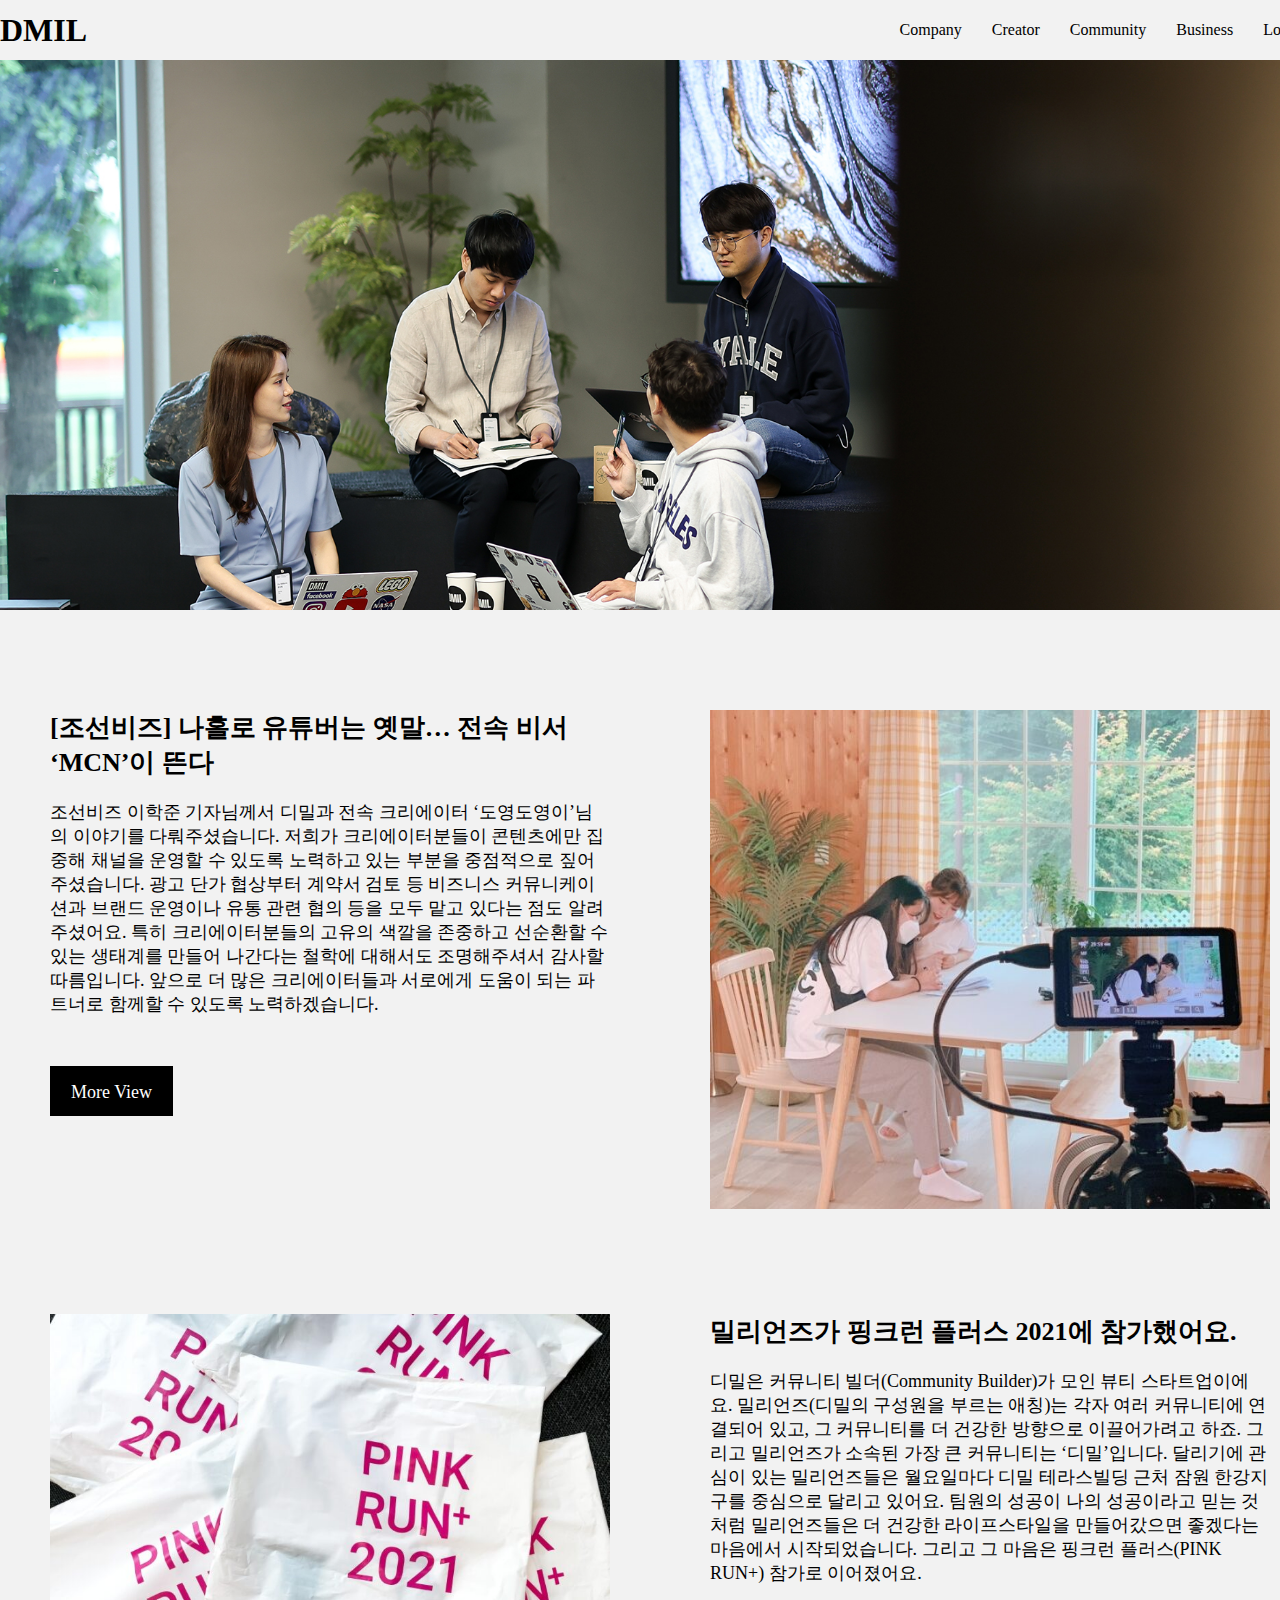
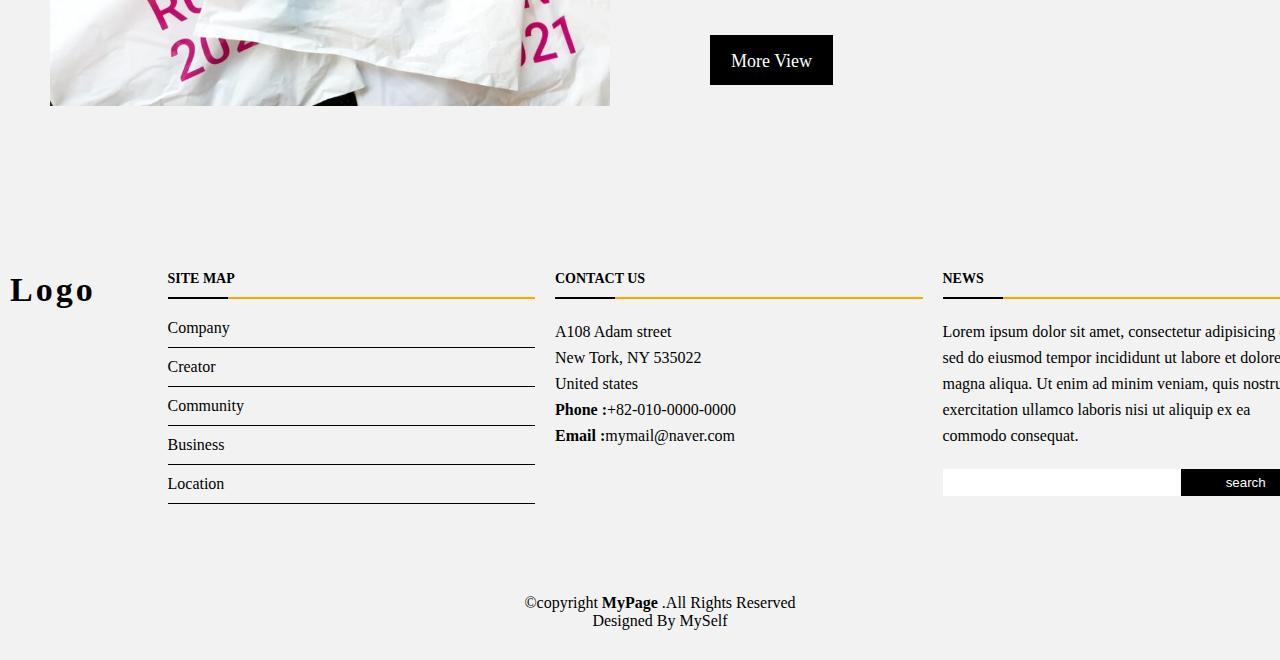
<file: index.html>
<!DOCTYPE html>
<html lang="ko" dir="ltr">
  <head>
    <title>nada</title>
    <meta charset="utf-8">
    <meta name="viewport" content="width=device-width, initial-scale=1, maximum-scale=1, minimum-scale=1, user-scalable=no">
    <link rel="stylesheet" href="./css/style.min.css">
    <script type="text/javascript" src="./js/jquery.min.js"></script>
    <script type="text/javascript" src="./js/common.js"></script>
  </head>
  <body>
    <div id="wrap">
      <header id="header">
        <!-- 로고 -->
        <h1 id="top-logo">
          <a href="index.html">DMIL</a>
        </h1>
        <!-- 메인메뉴 -->
        <nav id="top-nav">
          <ul>
            <li>
              <a href="./company/introduce.html">Company</a>
              <ul class="sub-menu">
                <li><a href="./company/introduce.html">Introduce</a></li>
                <li><a href="./company/ci.html">CI</a></li>
                <li><a href="./company/history.html">History</a></li>
              </ul>
            </li>
            <li><a href="./creator/creator.html">Creator</a></li>
            <li>
              <a href="./community/notice.html">Community</a>
              <ul class="sub-menu">
                <li><a href="./community/notice.html">Notice</a></li>
                <li><a href="./community/career.html">Career</a></li>
              </ul>
            </li>
            <li><a href="./business/business.html">Business</a></li>
            <li><a href="./location/location.html">Location</a></li>
          </ul>
        </nav>
      </header>
      <main>
        <!-- 메인배너 -->
        <div class="mainbanner"></div>
        <!-- 컨텐츠 영역 -->
        <div class="container">
          <div class="content">
            <div class="inner">
              <div class="box items_2">
                <div class="items">
                  <h3 class="title">[조선비즈] 나홀로 유튜버는 옛말… 전속 비서 ‘MCN’이 뜬다</h3>
                  <p>조선비즈 이학준 기자님께서 디밀과 전속 크리에이터 ‘도영도영이’님의 이야기를 다뤄주셨습니다.
                  저희가 크리에이터분들이 콘텐츠에만 집중해 채널을 운영할 수 있도록 노력하고 있는 부분을 중점적으로 짚어주셨습니다.
                  광고 단가 협상부터 계약서 검토 등 비즈니스 커뮤니케이션과 브랜드 운영이나 유통 관련 협의 등을 모두 맡고 있다는 점도 알려주셨어요.
                  특히 크리에이터분들의 고유의 색깔을 존중하고 선순환할 수 있는 생태계를 만들어 나간다는 철학에 대해서도 조명해주셔서 감사할 따름입니다.
                  앞으로 더 많은 크리에이터들과 서로에게 도움이 되는 파트너로 함께할 수 있도록 노력하겠습니다.</p>
                  <a href="./company/introduce.html" class="gbtn">More View</a>
                </div>
                <div class="items">
                  <img src="./img/thumb_nail01.jpg" alt="funiture01">
                </div>
              </div>
            </div>
            <div class="inner">
              <div class="box items_2">
                <div class="items">
                  <img src="./img/thumb_nail02.jpg" alt="funiture02">
                </div>
                <div class="items">
                  <h3 class="title">밀리언즈가 핑크런 플러스 2021에 참가했어요.</h3>
                  <p>디밀은 커뮤니티 빌더(Community Builder)가 모인 뷰티 스타트업이에요. 밀리언즈(디밀의 구성원을 부르는 애칭)는 각자 여러 커뮤니티에 연결되어 있고, 그 커뮤니티를 더 건강한 방향으로 이끌어가려고 하죠. 그리고 밀리언즈가 소속된 가장 큰 커뮤니티는 ‘디밀’입니다. 달리기에 관심이 있는 밀리언즈들은 월요일마다 디밀 테라스빌딩 근처 잠원 한강지구를 중심으로 달리고 있어요. 팀원의 성공이 나의 성공이라고 믿는 것처럼 밀리언즈들은 더 건강한 라이프스타일을 만들어갔으면 좋겠다는 마음에서 시작되었습니다. 그리고 그 마음은 핑크런 플러스(PINK RUN+) 참가로 이어졌어요.</p>
                  <a href="./company/introduce.html" class="gbtn">More View</a>
                </div>
              </div>
            </div>
          </div>
        </div>
      </main>
      <footer id="footer">
        <!-- footer 상단영역 -->
        <div class="footer-top">
          <div class="container">
            <div class="row">
              <div class="column footer-logo">
                <!-- footer logo -->
                <h3>Logo</h3>
              </div>
              <div class="column">
                <!-- site map -->
                <h4>site map</h4>
                <ul>
                  <li><a href="./company/introduce.html">Company</a></li>
                  <li><a href="./creator/creator.html">Creator</a></li>
                  <li><a href="./community/notice.html">Community</a></li>
                  <li><a href="./business/business.html">Business</a></li>
                  <li><a href="./location/location.html">Location</a></li>
                </ul>
              </div>
              <div class="column">
                <!-- contact us -->
                <h4>contact us</h4>
                <p>
                  A108 Adam street<br>
                  New Tork, NY 535022<br>
                  United states<br>
                  <strong>Phone :</strong><a href="tel:+82-10-0000-0000">+82-010-0000-0000</a><br>
                  <strong>Email :</strong><a href="mailto:mymail@naver.com">mymail@naver.com</a>
                </p>
              </div>
              <div class="column news">
                <!-- news -->
                <h4>news</h4>
                <p>Lorem ipsum dolor sit amet, consectetur adipisicing elit, sed do eiusmod tempor incididunt ut labore et dolore magna aliqua. Ut enim ad minim veniam, quis nostrud exercitation ullamco laboris nisi ut aliquip ex ea commodo consequat.</p>
                <form>
                  <input type="text" name="search"><input type="submit" value="search">
                </form>
              </div>
            </div>
          </div>
        </div>
        <!-- footer 하단영역 -->
        <div class="container">
          <div class="coptright">
            &copy;copyright <strong>MyPage</strong> .All Rights Reserved
          </div>
          <div class="credits">
            Designed By <a href="mailto:aaa@naver.com">MySelf</a>
          </div>
        </div>
      </footer>
    </div>
  </body>
</html>
</file>
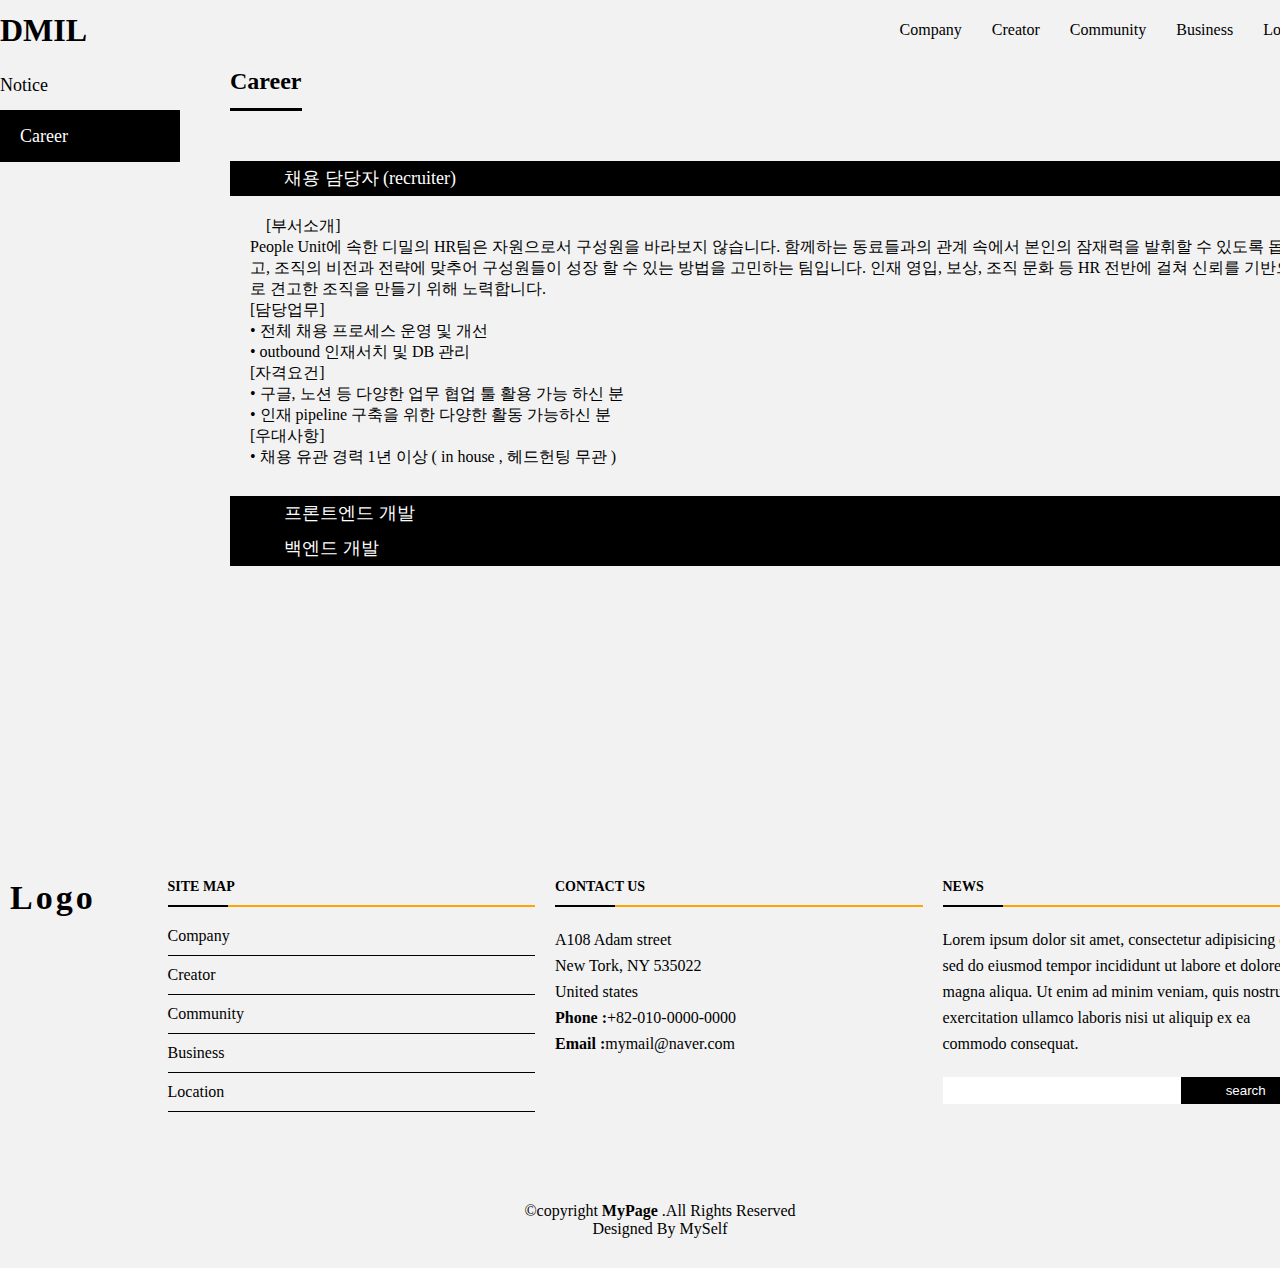
<file: community/career.html>
<!DOCTYPE html>
<html lang="ko" dir="ltr">
<head>
  <title>nada</title>
  <meta charset="utf-8">
  <meta name="viewport" content="width=device-width, initial-scale=1, maximum-scale=1, minimum-scale=1, user-scalable=no">
  <link rel="stylesheet" href="../css/style.min.css">
  <script type="text/javascript" src="../js/jquery.min.js"></script>
  <script type="text/javascript" src="../js/common.js"></script>
</head>
  <body class="subpage">
    <div id="wrap">
      <header id="header">
        <!-- 로고 -->
        <h1 id="top-logo">
          <a href="../index.html">DMIL</a>
        </h1>
        <!-- 메인메뉴 -->
        <nav id="top-nav">
          <ul>
            <li>
              <a href="../company/introduce.html">Company</a>
              <ul class="sub-menu">
                <li><a href="../company/introduce.html">Introduce</a></li>
                <li><a href="../company/ci.html">CI</a></li>
                <li><a href="../company/history.html">History</a></li>
              </ul>
            </li>
            <li><a href="../creator/creator.html">Creator</a></li>
            <li>
              <a href="../community/notice.html">Community</a>
              <ul class="sub-menu">
                <li><a href="../community/notice.html">Notice</a></li>
                <li><a href="../community/career.html">Career</a></li>
              </ul>
            </li>
            <li><a href="../business/business.html">Business</a></li>
            <li><a href="../location/location.html">Location</a></li>
          </ul>
        </nav>
      </header>
      <main>
        <!-- 컨텐츠 영역 -->
        <div class="container">
          <!-- 왼쪽 메뉴 -->
          <aside id="lnb">
            <ul>
              <li><a href="../community/notice.html">Notice</a></li>
              <li><a href="../community/career.html">Career</a></li>
            </ul>
          </aside>
          <!-- 컨텐츠 본문 영역 -->
          <div class="content">
            <h2 class="sub-title"><span>Career</span></h2>
            <div class="inner">
              <div class="accordion">
                <dl>
                  <dt>채용 담당자 (recruiter)</dt>
                  <dd>
                    <p>[부서소개]<br>People Unit에 속한 디밀의 HR팀은 자원으로서 구성원을 바라보지 않습니다. 함께하는 동료들과의 관계 속에서 본인의 잠재력을 발휘할 수 있도록 돕고, 조직의 비전과 전략에 맞추어 구성원들이 성장 할 수 있는 방법을 고민하는 팀입니다. 인재 영입, 보상, 조직 문화 등 HR 전반에 걸쳐 신뢰를 기반으로 견고한 조직을 만들기 위해 노력합니다.<br>[담당업무]<br>• 전체 채용 프로세스 운영 및 개선<br>• outbound 인재서치 및 DB 관리<br>
                      [자격요건]<br>• 구글, 노션 등 다양한 업무 협업 툴 활용 가능 하신 분<br>• 인재 pipeline 구축을 위한 다양한 활동 가능하신 분<br>[우대사항]<br>• 채용 유관 경력 1년 이상 ( in house , 헤드헌팅 무관 )</p>
                  </dd>
                  <dt>프론트엔드 개발</dt>
                  <dd>
                    <p>[직무내용]<br>- 뷰티 버티컬 커머스 플랫폼 개발<br>- 사용자 모바일 웹 / 앱 개발<br>- 관리용 웹 개발<br>[자격 요건]<br>- React/Next/Typescript 등 개발 경험 3년 이상<br>- HTML/CSS/jquery 이해 및 개발 경험<br>- 서버 사이드 처리(SSR/SSG) 이해 및 경험<br>[우대 사항]<br>- node 등 활용한 BFF 개발 경험자<br>- React Native 개발 경험자<br>- Native App 개발 경험자<br>- MSA 개발 경험자</p>
                  </dd>
                  <dt>백엔드 개발</dt>
                  <dd>
                    <p>주요업무<br>• 뷰티 이커머스 플랫폼 백엔드 개발 및 구축<br>• 카테고리 및 상품 카탈로그 시스템 개발<br>자격요건<br>• Java, Kotlin, PHP, Node 등 백엔드 개발 경험 5년 이상<br>• 클라우드 기반 환경 개발 경험<br>• RESTful 서비스 개발 경험<br>• SQL/RDBMS 개발 경력 3년 이상<br>우대사항
                      <br>• Golang, Python, Kotlin, Node, Rust 등 다양한 언어를 다양한 언어의 특성을 이해하고 효과적으로 사용한 경험<br>• DAU 10만 사용자 이상의 IT 서비스에서 본인 주도 하에 신규 프로젝트 런칭 경험<br>• MSA 환경에서 개발 및 운영 경험<br>• 이커머스 백엔드 개발 경험</p>
                  </dd>
                </dl>
              </div>
            </div>
          </div>
        </div>
      </main>
      <footer id="footer">
        <!-- footer 상단영역 -->
        <div class="footer-top">
          <div class="container">
            <div class="row">
              <div class="column footer-logo">
                <!-- footer logo -->
                <h3>Logo</h3>
              </div>
              <div class="column">
                <!-- site map -->
                <h4>site map</h4>
                <ul>
                  <li><a href="../company/introduce.html">Company</a></li>
                  <li><a href="../creator/creator.html">Creator</a></li>
                  <li><a href="../community/notice.html">Community</a></li>
                  <li><a href="../business/business.html">Business</a></li>
                  <li><a href="../location/location.html">Location</a></li>
                </ul>
              </div>
              <div class="column">
                <!-- contact us -->
                <h4>contact us</h4>
                <p>
                  A108 Adam street<br>
                  New Tork, NY 535022<br>
                  United states<br>
                  <strong>Phone :</strong><a href="tel:+82-10-0000-0000">+82-010-0000-0000</a><br>
                  <strong>Email :</strong><a href="mailto:mymail@naver.com">mymail@naver.com</a>
                </p>
              </div>
              <div class="column news">
                <!-- news -->
                <h4>news</h4>
                <p>Lorem ipsum dolor sit amet, consectetur adipisicing elit, sed do eiusmod tempor incididunt ut labore et dolore magna aliqua. Ut enim ad minim veniam, quis nostrud exercitation ullamco laboris nisi ut aliquip ex ea commodo consequat.</p>
                <form>
                  <input type="text" name="search"><input type="submit" value="search">
                </form>
              </div>
            </div>
          </div>
        </div>
        <!-- footer 하단영역 -->
        <div class="container">
          <div class="coptright">
            &copy;copyright <strong>MyPage</strong> .All Rights Reserved
          </div>
          <div class="credits">
            Designed By <a href="mailto:aaa@naver.com">MySelf</a>
          </div>
        </div>
      </footer>
    </div>
  </body>
</html>
</file>
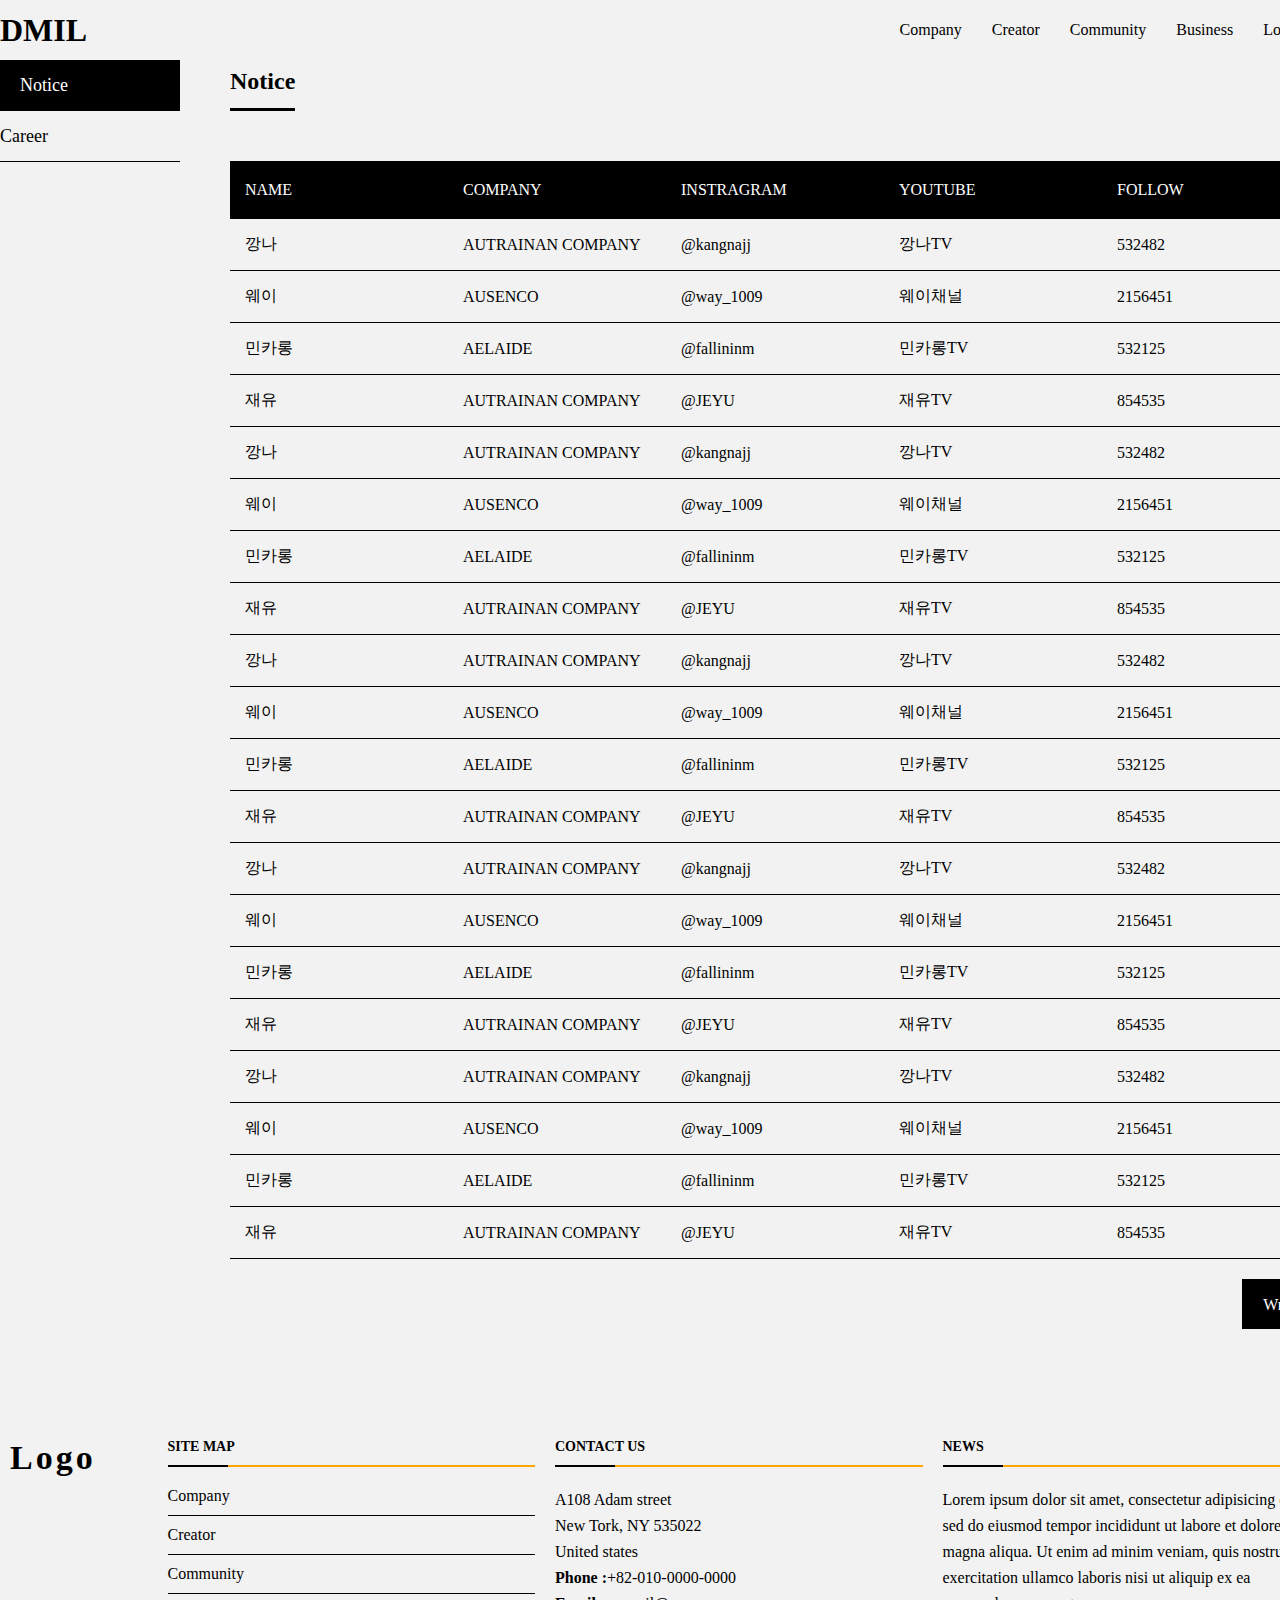
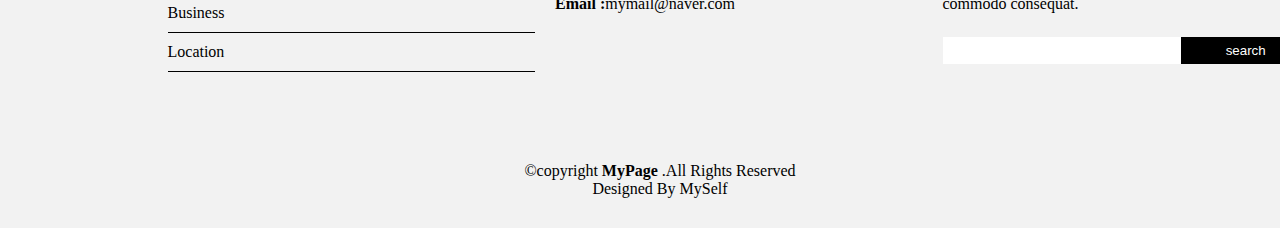
<file: community/notice.html>
<!DOCTYPE html>
<html lang="ko" dir="ltr">

<head>
  <title>nada</title>
  <meta charset="utf-8">
  <meta name="viewport" content="width=device-width, initial-scale=1, maximum-scale=1, minimum-scale=1, user-scalable=no">
  <link rel="stylesheet" href="../css/style.min.css">
  <script type="text/javascript" src="../js/jquery.min.js"></script>
  <script type="text/javascript" src="../js/common.js"></script>
</head>

<body class="subpage">
  <div id="wrap">
    <header id="header">
      <!-- 로고 -->
      <h1 id="top-logo">
        <a href="../index.html">DMIL</a>
      </h1>
      <!-- 메인메뉴 -->
      <nav id="top-nav">
        <ul>
          <li>
            <a href="../company/introduce.html">Company</a>
            <ul class="sub-menu">
              <li><a href="../company/introduce.html">Introduce</a></li>
              <li><a href="../company/ci.html">CI</a></li>
              <li><a href="../company/history.html">History</a></li>
            </ul>
          </li>
          <li><a href="../creator/creator.html">Creator</a></li>
          <li>
            <a href="../community/notice.html">Community</a>
            <ul class="sub-menu">
              <li><a href="../community/notice.html">Notice</a></li>
              <li><a href="../community/career.html">Career</a></li>
            </ul>
          </li>
          <li><a href="../business/business.html">Business</a></li>
          <li><a href="../location/location.html">Location</a></li>
        </ul>
      </nav>
    </header>
    <main>
      <!-- 컨텐츠 영역 -->
      <div class="container">
        <!-- 왼쪽 메뉴 -->
        <aside id="lnb">
          <ul>
            <li><a href="../community/notice.html">Notice</a></li>
            <li><a href="../community/career.html">Career</a></li>
          </ul>
        </aside>
        <!-- 컨텐츠 본문 영역 -->
        <div class="content">
          <h2 class="sub-title"><span>Notice</span></h2>
          <div class="inner">
            <div class="tbl-header">
              <table>
                <thead>
                  <tr>
                    <th>Name</th>
                    <th>Company</th>
                    <th>Instragram</th>
                    <th>Youtube</th>
                    <th>Follow</th>
                  </tr>
                </thead>
              </table>
            </div>
            <div class="tbl-content">
              <table>
                <tbody>
                  <tr>
                    <td>깡나</td>
                    <td>AUTRAINAN COMPANY</td>
                    <td>@kangnajj</td>
                    <td>깡나TV</td>
                    <td>532482</td>
                  </tr>
                  <tr>
                    <td>웨이</td>
                    <td>AUSENCO</td>
                    <td>@way_1009</td>
                    <td>웨이채널</td>
                    <td>2156451</td>
                  </tr>
                  <tr>
                    <td>민카롱</td>
                    <td>AELAIDE</td>
                    <td>@fallininm</td>
                    <td>민카롱TV</td>
                    <td>532125</td>
                  </tr>
                  <tr>
                    <td>재유</td>
                    <td>AUTRAINAN COMPANY</td>
                    <td>@JEYU</td>
                    <td>재유TV</td>
                    <td>854535</td>
                  </tr>
                  <tr>
                    <td>깡나</td>
                    <td>AUTRAINAN COMPANY</td>
                    <td>@kangnajj</td>
                    <td>깡나TV</td>
                    <td>532482</td>
                  </tr>
                  <tr>
                    <td>웨이</td>
                    <td>AUSENCO</td>
                    <td>@way_1009</td>
                    <td>웨이채널</td>
                    <td>2156451</td>
                  </tr>
                  <tr>
                    <td>민카롱</td>
                    <td>AELAIDE</td>
                    <td>@fallininm</td>
                    <td>민카롱TV</td>
                    <td>532125</td>
                  </tr>
                  <tr>
                    <td>재유</td>
                    <td>AUTRAINAN COMPANY</td>
                    <td>@JEYU</td>
                    <td>재유TV</td>
                    <td>854535</td>
                  </tr>
                  <tr>
                    <td>깡나</td>
                    <td>AUTRAINAN COMPANY</td>
                    <td>@kangnajj</td>
                    <td>깡나TV</td>
                    <td>532482</td>
                  </tr>
                  <tr>
                    <td>웨이</td>
                    <td>AUSENCO</td>
                    <td>@way_1009</td>
                    <td>웨이채널</td>
                    <td>2156451</td>
                  </tr>
                  <tr>
                    <td>민카롱</td>
                    <td>AELAIDE</td>
                    <td>@fallininm</td>
                    <td>민카롱TV</td>
                    <td>532125</td>
                  </tr>
                  <tr>
                    <td>재유</td>
                    <td>AUTRAINAN COMPANY</td>
                    <td>@JEYU</td>
                    <td>재유TV</td>
                    <td>854535</td>
                  </tr>
                  <tr>
                    <td>깡나</td>
                    <td>AUTRAINAN COMPANY</td>
                    <td>@kangnajj</td>
                    <td>깡나TV</td>
                    <td>532482</td>
                  </tr>
                  <tr>
                    <td>웨이</td>
                    <td>AUSENCO</td>
                    <td>@way_1009</td>
                    <td>웨이채널</td>
                    <td>2156451</td>
                  </tr>
                  <tr>
                    <td>민카롱</td>
                    <td>AELAIDE</td>
                    <td>@fallininm</td>
                    <td>민카롱TV</td>
                    <td>532125</td>
                  </tr>
                  <tr>
                    <td>재유</td>
                    <td>AUTRAINAN COMPANY</td>
                    <td>@JEYU</td>
                    <td>재유TV</td>
                    <td>854535</td>
                  </tr>
                  <tr>
                    <td>깡나</td>
                    <td>AUTRAINAN COMPANY</td>
                    <td>@kangnajj</td>
                    <td>깡나TV</td>
                    <td>532482</td>
                  </tr>
                  <tr>
                    <td>웨이</td>
                    <td>AUSENCO</td>
                    <td>@way_1009</td>
                    <td>웨이채널</td>
                    <td>2156451</td>
                  </tr>
                  <tr>
                    <td>민카롱</td>
                    <td>AELAIDE</td>
                    <td>@fallininm</td>
                    <td>민카롱TV</td>
                    <td>532125</td>
                  </tr>
                  <tr>
                    <td>재유</td>
                    <td>AUTRAINAN COMPANY</td>
                    <td>@JEYU</td>
                    <td>재유TV</td>
                    <td>854535</td>
                  </tr>
                </tbody>
              </table>
              <a href="./company/introduce.html" class="gbtn right">Write</a>
            </div>
          </div>
        </div>
      </div>
    </main>
    <footer id="footer">
      <!-- footer 상단영역 -->
      <div class="footer-top">
        <div class="container">
          <div class="row">
            <div class="column footer-logo">
              <!-- footer logo -->
              <h3>Logo</h3>
            </div>
            <div class="column">
              <!-- site map -->
              <h4>site map</h4>
              <ul>
                <li><a href="../company/introduce.html">Company</a></li>
                <li><a href="../creator/creator.html">Creator</a></li>
                <li><a href="../community/notice.html">Community</a></li>
                <li><a href="../business/business.html">Business</a></li>
                <li><a href="../location/location.html">Location</a></li>
              </ul>
            </div>
            <div class="column">
              <!-- contact us -->
              <h4>contact us</h4>
              <p>
                A108 Adam street<br>
                New Tork, NY 535022<br>
                United states<br>
                <strong>Phone :</strong><a href="tel:+82-10-0000-0000">+82-010-0000-0000</a><br>
                <strong>Email :</strong><a href="mailto:mymail@naver.com">mymail@naver.com</a>
              </p>
            </div>
            <div class="column news">
              <!-- news -->
              <h4>news</h4>
              <p>Lorem ipsum dolor sit amet, consectetur adipisicing elit, sed do eiusmod tempor incididunt ut labore et dolore magna aliqua. Ut enim ad minim veniam, quis nostrud exercitation ullamco laboris nisi ut aliquip ex ea commodo consequat.</p>
              <form>
                <input type="text" name="search"><input type="submit" value="search">
              </form>
            </div>
          </div>
        </div>
      </div>
      <!-- footer 하단영역 -->
      <div class="container">
        <div class="coptright">
          &copy;copyright <strong>MyPage</strong> .All Rights Reserved
        </div>
        <div class="credits">
          Designed By <a href="mailto:aaa@naver.com">MySelf</a>
        </div>
      </div>
    </footer>
  </div>
</body>

</html>
</file>
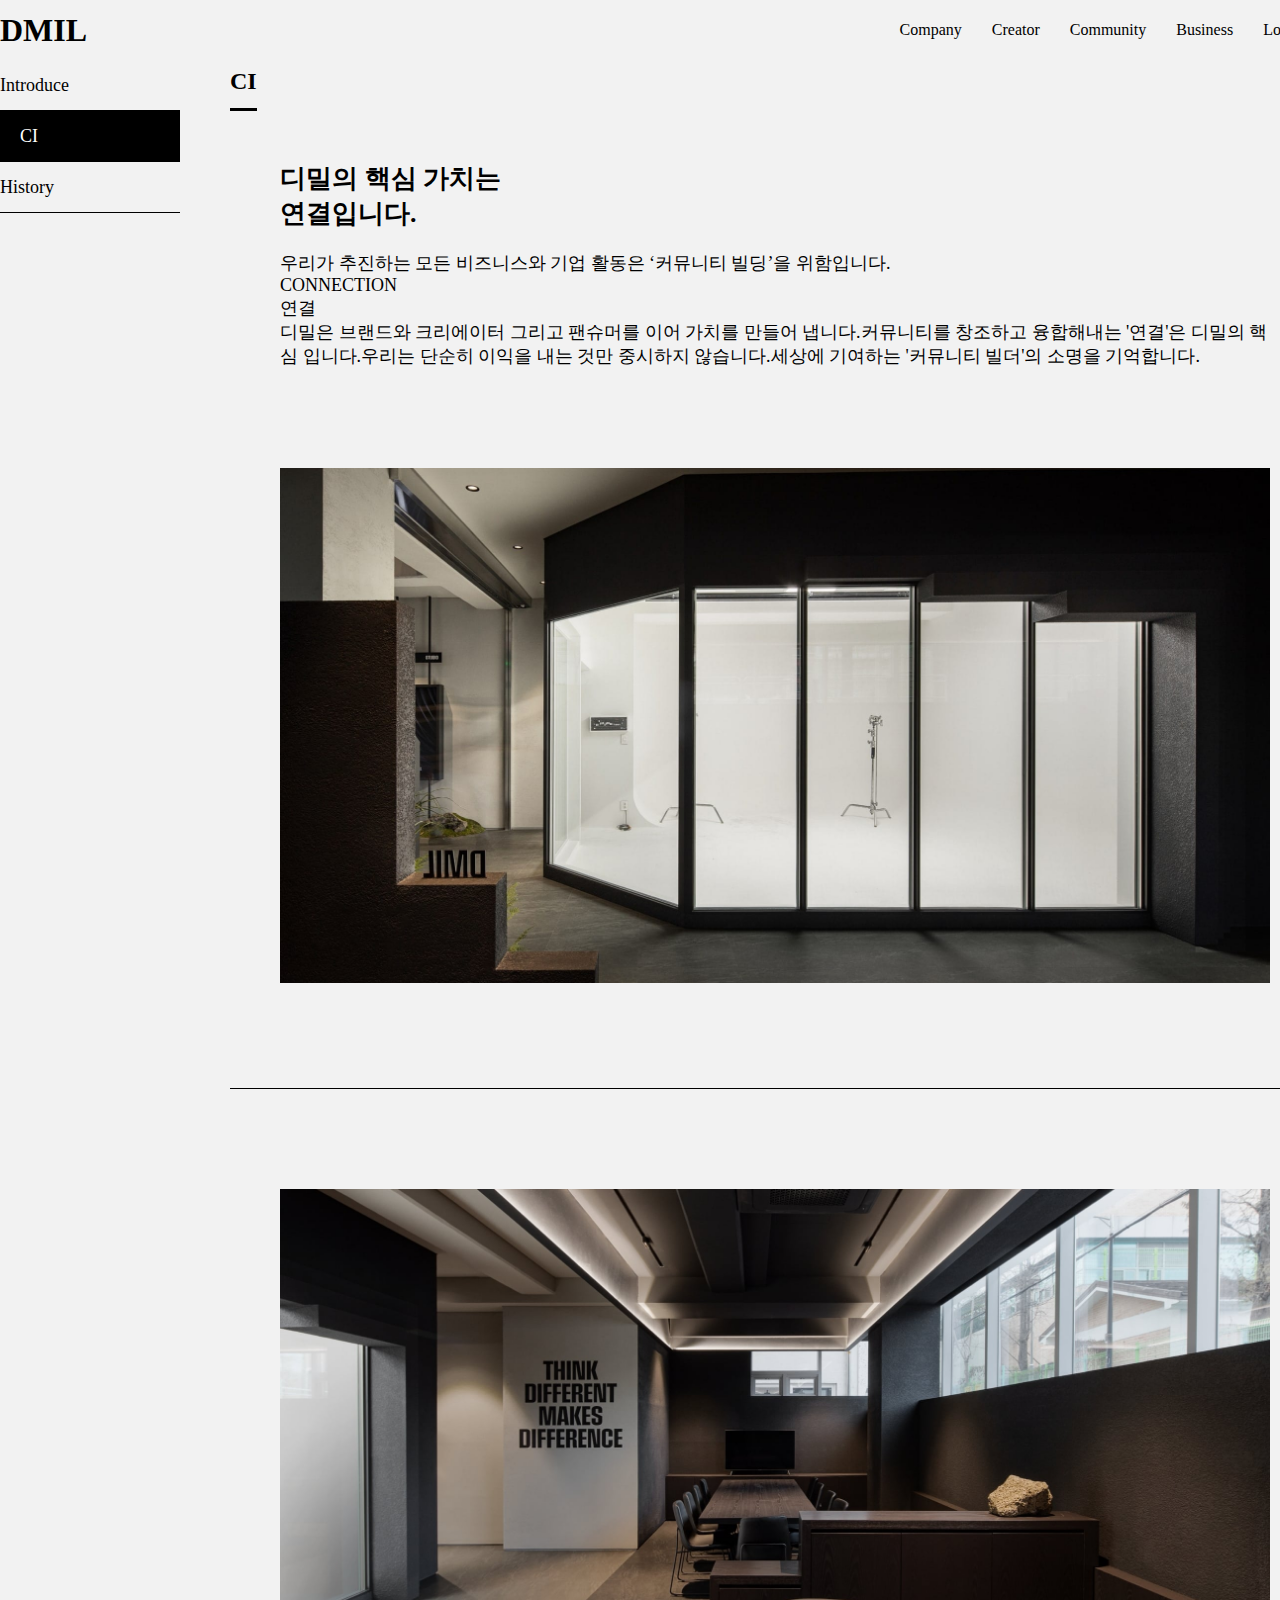
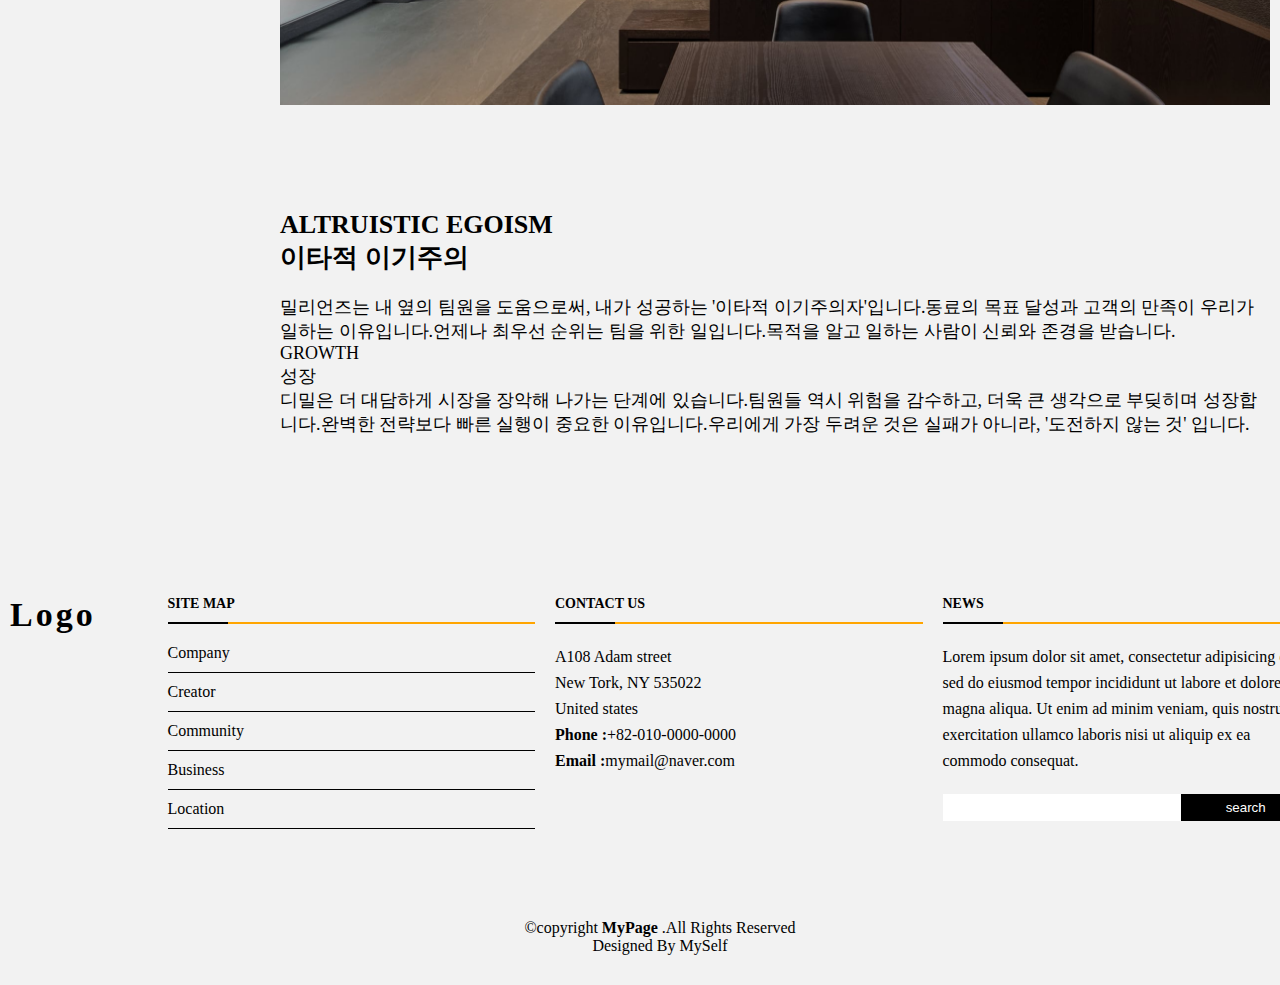
<file: company/ci.html>
<!DOCTYPE html>
<html lang="ko" dir="ltr">
<head>
  <title>nada</title>
  <meta charset="utf-8">
  <meta name="viewport" content="width=device-width, initial-scale=1, maximum-scale=1, minimum-scale=1, user-scalable=no">
  <link rel="stylesheet" href="../css/style.min.css">
  <script type="text/javascript" src="../js/jquery.min.js"></script>
  <script type="text/javascript" src="../js/common.js"></script>
</head>
  <body class="subpage">
    <div id="wrap">
      <header id="header">
        <!-- 로고 -->
        <h1 id="top-logo">
          <a href="../index.html">DMIL</a>
        </h1>
        <!-- 메인메뉴 -->
        <nav id="top-nav">
          <ul>
            <li>
              <a href="../company/introduce.html">Company</a>
              <ul class="sub-menu">
                <li><a href="../company/introduce.html">Introduce</a></li>
                <li><a href="../company/ci.html">CI</a></li>
                <li><a href="../company/history.html">History</a></li>
              </ul>
            </li>
            <li><a href="../creator/creator.html">Creator</a></li>
            <li>
              <a href="../community/notice.html">Community</a>
              <ul class="sub-menu">
                <li><a href="../community/notice.html">Notice</a></li>
                <li><a href="../community/career.html">Career</a></li>
              </ul>
            </li>
            <li><a href="../business/business.html">Business</a></li>
            <li><a href="../location/location.html">Location</a></li>
          </ul>
        </nav>
      </header>
      <main>
        <!-- 컨텐츠 영역 -->
        <div class="container">
          <!-- 왼쪽 메뉴 -->
          <aside id="lnb">
            <ul>
              <li><a href="../company/introduce.html">Introduce</a></li>
              <li><a href="../company/ci.html">CI</a></li>
              <li><a href="../company/history.html">History</a></li>
            </ul>
          </aside>
          <!-- 컨텐츠 본문 영역 -->
          <div class="content">
            <h2 class="sub-title"><span>CI</span></h2>
            <div class="inner">
              <div class="box">
                <div class="items">
                  <h3 class="title">디밀의 핵심 가치는<br>연결입니다.</h3>
                  <p>우리가 추진하는 모든 비즈니스와 기업 활동은 ‘커뮤니티 빌딩’을 위함입니다.<br>CONNECTION<br>연결<br>디밀은 브랜드와 크리에이터 그리고 팬슈머를 이어 가치를 만들어 냅니다.커뮤니티를 창조하고 융합해내는 '연결'은 디밀의 핵심 입니다.우리는 단순히 이익을 내는 것만 중시하지 않습니다.세상에 기여하는 '커뮤니티 빌더'의 소명을 기억합니다.</p>
                </div>
                <div class="items">
                  <img src="../img/company/info-slider3-p-2000.jpeg" alt="company_img03">
                </div>
              </div>
            </div>
            <div class="inner">
              <div class="box">
                <div class="items">
                  <img src="../img/company/info-slider4-p-2000.jpeg" alt="company_img04">
                </div>
                <div class="items">
                  <h3 class="title">ALTRUISTIC EGOISM<br>이타적 이기주의</h3>
                  <p>밀리언즈는 내 옆의 팀원을 도움으로써, 내가 성공하는 '이타적 이기주의자'입니다.동료의 목표 달성과 고객의 만족이 우리가 일하는 이유입니다.언제나 최우선 순위는 팀을 위한 일입니다.목적을 알고 일하는 사람이 신뢰와 존경을 받습니다.<br>GROWTH<br>성장<br>
                    디밀은 더 대담하게 시장을 장악해 나가는 단계에 있습니다.팀원들 역시 위험을 감수하고, 더욱 큰 생각으로 부딪히며 성장합니다.완벽한 전략보다 빠른 실행이 중요한 이유입니다.우리에게 가장 두려운 것은 실패가 아니라, '도전하지 않는 것' 입니다.</p>
                </div>
              </div>
            </div>
          </div>
        </div>
      </main>
      <footer id="footer">
        <!-- footer 상단영역 -->
        <div class="footer-top">
          <div class="container">
            <div class="row">
              <div class="column footer-logo">
                <!-- footer logo -->
                <h3>Logo</h3>
              </div>
              <div class="column">
                <!-- site map -->
                <h4>site map</h4>
                <ul>
                  <li><a href="../company/introduce.html">Company</a></li>
                  <li><a href="../creator/creator.html">Creator</a></li>
                  <li><a href="../community/notice.html">Community</a></li>
                  <li><a href="../business/business.html">Business</a></li>
                  <li><a href="../location/location.html">Location</a></li>
                </ul>
              </div>
              <div class="column">
                <!-- contact us -->
                <h4>contact us</h4>
                <p>
                  A108 Adam street<br>
                  New Tork, NY 535022<br>
                  United states<br>
                  <strong>Phone :</strong><a href="tel:+82-10-0000-0000">+82-010-0000-0000</a><br>
                  <strong>Email :</strong><a href="mailto:mymail@naver.com">mymail@naver.com</a>
                </p>
              </div>
              <div class="column news">
                <!-- news -->
                <h4>news</h4>
                <p>Lorem ipsum dolor sit amet, consectetur adipisicing elit, sed do eiusmod tempor incididunt ut labore et dolore magna aliqua. Ut enim ad minim veniam, quis nostrud exercitation ullamco laboris nisi ut aliquip ex ea commodo consequat.</p>
                <form>
                  <input type="text" name="search"><input type="submit" value="search">
                </form>
              </div>
            </div>
          </div>
        </div>
        <!-- footer 하단영역 -->
        <div class="container">
          <div class="coptright">
            &copy;copyright <strong>MyPage</strong> .All Rights Reserved
          </div>
          <div class="credits">
            Designed By <a href="mailto:aaa@naver.com">MySelf</a>
          </div>
        </div>
      </footer>
    </div>
  </body>
</html>
</file>
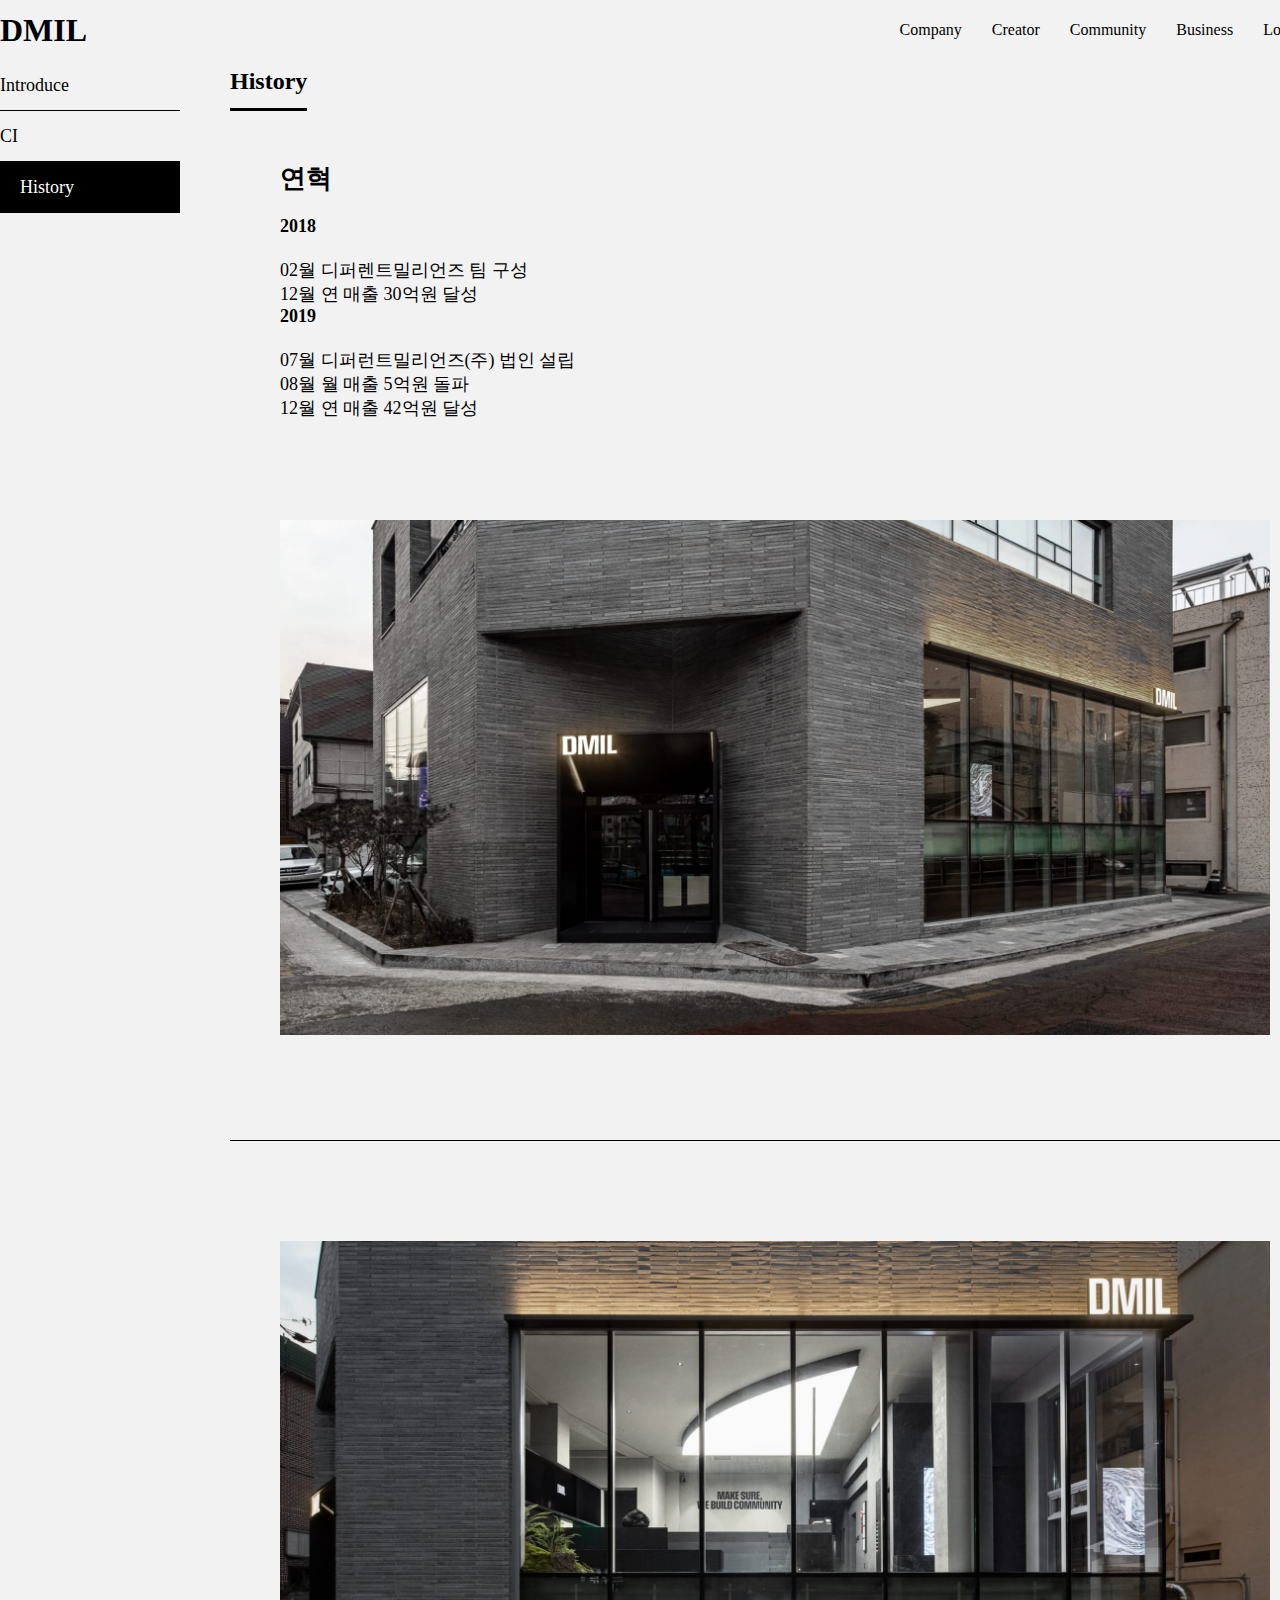
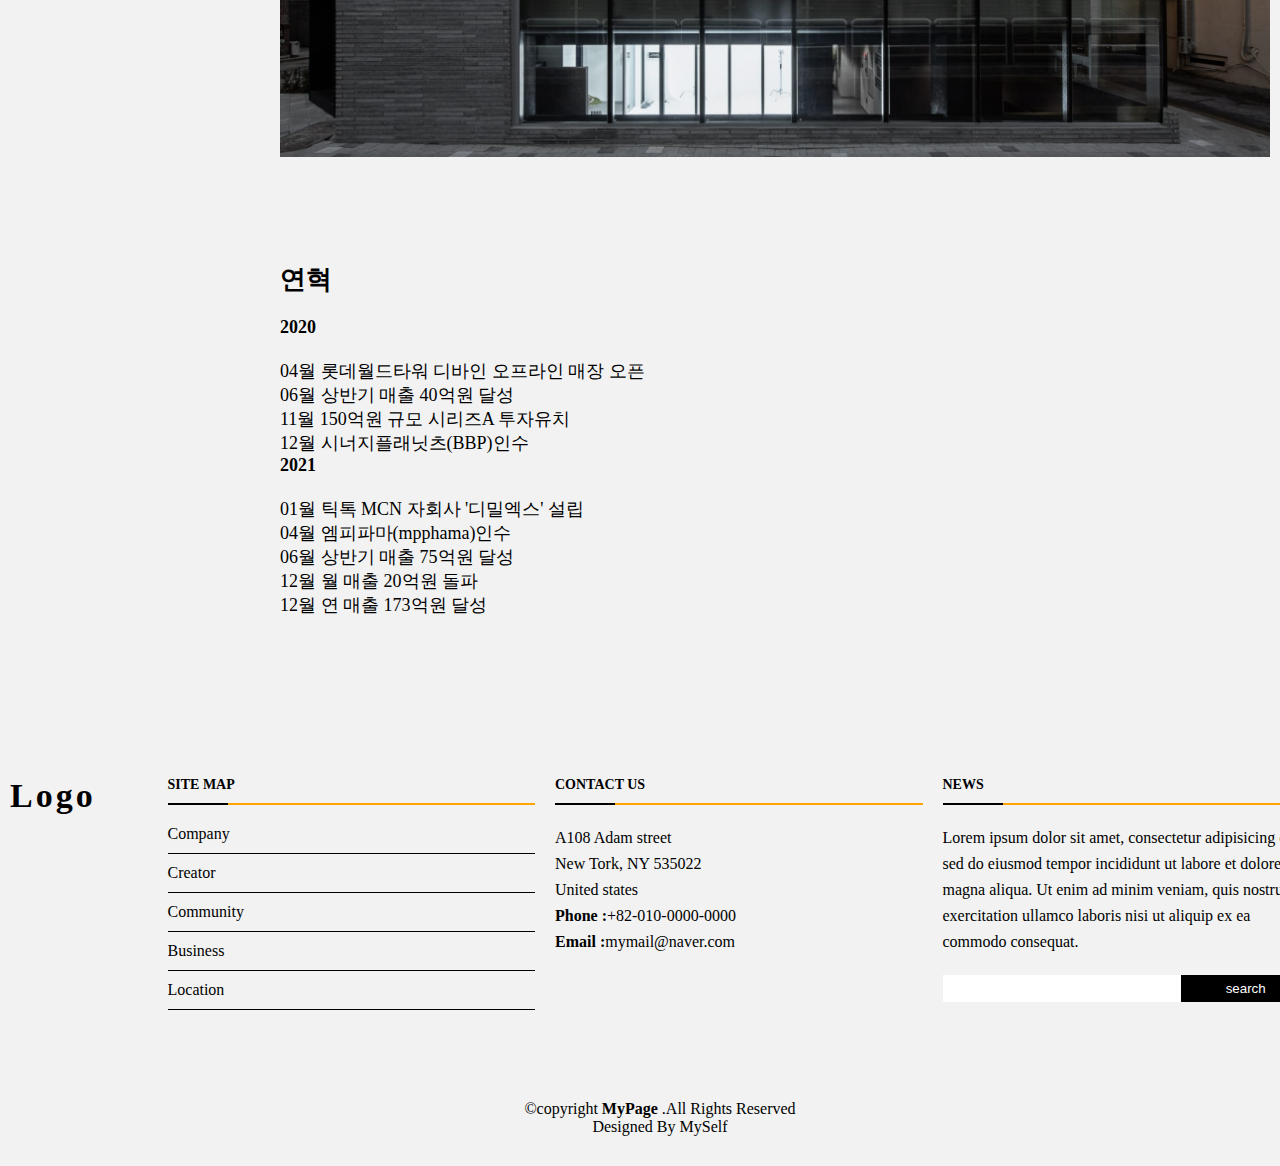
<file: company/history.html>
<!DOCTYPE html>
<html lang="ko" dir="ltr">
<head>
  <title>nada</title>
  <meta charset="utf-8">
  <meta name="viewport" content="width=device-width, initial-scale=1, maximum-scale=1, minimum-scale=1, user-scalable=no">
  <link rel="stylesheet" href="../css/style.min.css">
  <script type="text/javascript" src="../js/jquery.min.js"></script>
  <script type="text/javascript" src="../js/common.js"></script>
</head>
  <body class="subpage">
    <div id="wrap">
      <header id="header">
        <!-- 로고 -->
        <h1 id="top-logo">
          <a href="../index.html">DMIL</a>
        </h1>
        <!-- 메인메뉴 -->
        <nav id="top-nav">
          <ul>
            <li>
              <a href="../company/introduce.html">Company</a>
              <ul class="sub-menu">
                <li><a href="../company/introduce.html">Introduce</a></li>
                <li><a href="../company/ci.html">CI</a></li>
                <li><a href="../company/history.html">History</a></li>
              </ul>
            </li>
            <li><a href="../creator/creator.html">Creator</a></li>
            <li>
              <a href="../community/notice.html">Community</a>
              <ul class="sub-menu">
                <li><a href="../community/notice.html">Notice</a></li>
                <li><a href="../community/career.html">Career</a></li>
              </ul>
            </li>
            <li><a href="../business/business.html">Business</a></li>
            <li><a href="../location/location.html">Location</a></li>
          </ul>
        </nav>
      </header>
      <main>
        <!-- 컨텐츠 영역 -->
        <div class="container">
          <!-- 왼쪽 메뉴 -->
          <aside id="lnb">
            <ul>
              <li><a href="../company/introduce.html">Introduce</a></li>
              <li><a href="../company/ci.html">CI</a></li>
              <li><a href="../company/history.html">History</a></li>
            </ul>
          </aside>
          <!-- 컨텐츠 본문 영역 -->
          <div class="content">
            <h2 class="sub-title"><span>History</span></h2>
            <div class="inner">
              <div class="box">
                <div class="items">
                  <h3 class="title">연혁</h3>
                  <p><h4><strong>2018</strong></h4><br>02월 디퍼렌트밀리언즈 팀 구성<br>12월 연 매출 30억원 달성<br><h4><strong>2019</strong></h4><br>07월 디퍼런트밀리언즈(주) 법인 설립<br>08월 월 매출 5억원 돌파<br>12월 연 매출 42억원 달성</p>
                </div>
                <div class="items">
                  <img src="../img/company/info-slider5-p-2000.jpeg" alt="company_img05">
                </div>
              </div>
            </div>
            <div class="inner">
              <div class="box">
                <div class="items">
                  <img src="../img/company/info-slider6-p-2000.jpeg" alt="company_img06">
                </div>
                <div class="items">
                  <h3 class="title">연혁</h3>
                  <p><h4><strong>2020</strong></h4><br>04월 롯데월드타워 디바인 오프라인 매장 오픈<br>06월 상반기 매출 40억원 달성<br>11월 150억원 규모 시리즈A 투자유치<br>12월 시너지플래닛츠(BBP)인수<br><h4><strong>2021</strong></h4><br>01월 틱톡 MCN 자회사 '디밀엑스' 설립<br>04월 엠피파마(mpphama)인수<br>06월 상반기 매출 75억원 달성<br>
                    12월 월 매출 20억원 돌파<br>12월 연 매출 173억원 달성</p>
                </div>
              </div>
            </div>
          </div>
        </div>
      </main>
      <footer id="footer">
        <!-- footer 상단영역 -->
        <div class="footer-top">
          <div class="container">
            <div class="row">
              <div class="column footer-logo">
                <!-- footer logo -->
                <h3>Logo</h3>
              </div>
              <div class="column">
                <!-- site map -->
                <h4>site map</h4>
                <ul>
                  <li><a href="../company/introduce.html">Company</a></li>
                  <li><a href="../creator/creator.html">Creator</a></li>
                  <li><a href="../community/notice.html">Community</a></li>
                  <li><a href="../business/business.html">Business</a></li>
                  <li><a href="../location/location.html">Location</a></li>
                </ul>
              </div>
              <div class="column">
                <!-- contact us -->
                <h4>contact us</h4>
                <p>
                  A108 Adam street<br>
                  New Tork, NY 535022<br>
                  United states<br>
                  <strong>Phone :</strong><a href="tel:+82-10-0000-0000">+82-010-0000-0000</a><br>
                  <strong>Email :</strong><a href="mailto:mymail@naver.com">mymail@naver.com</a>
                </p>
              </div>
              <div class="column news">
                <!-- news -->
                <h4>news</h4>
                <p>Lorem ipsum dolor sit amet, consectetur adipisicing elit, sed do eiusmod tempor incididunt ut labore et dolore magna aliqua. Ut enim ad minim veniam, quis nostrud exercitation ullamco laboris nisi ut aliquip ex ea commodo consequat.</p>
                <form>
                  <input type="text" name="search"><input type="submit" value="search">
                </form>
              </div>
            </div>
          </div>
        </div>
        <!-- footer 하단영역 -->
        <div class="container">
          <div class="coptright">
            &copy;copyright <strong>MyPage</strong> .All Rights Reserved
          </div>
          <div class="credits">
            Designed By <a href="mailto:aaa@naver.com">MySelf</a>
          </div>
        </div>
      </footer>
    </div>
  </body>
</html>
</file>
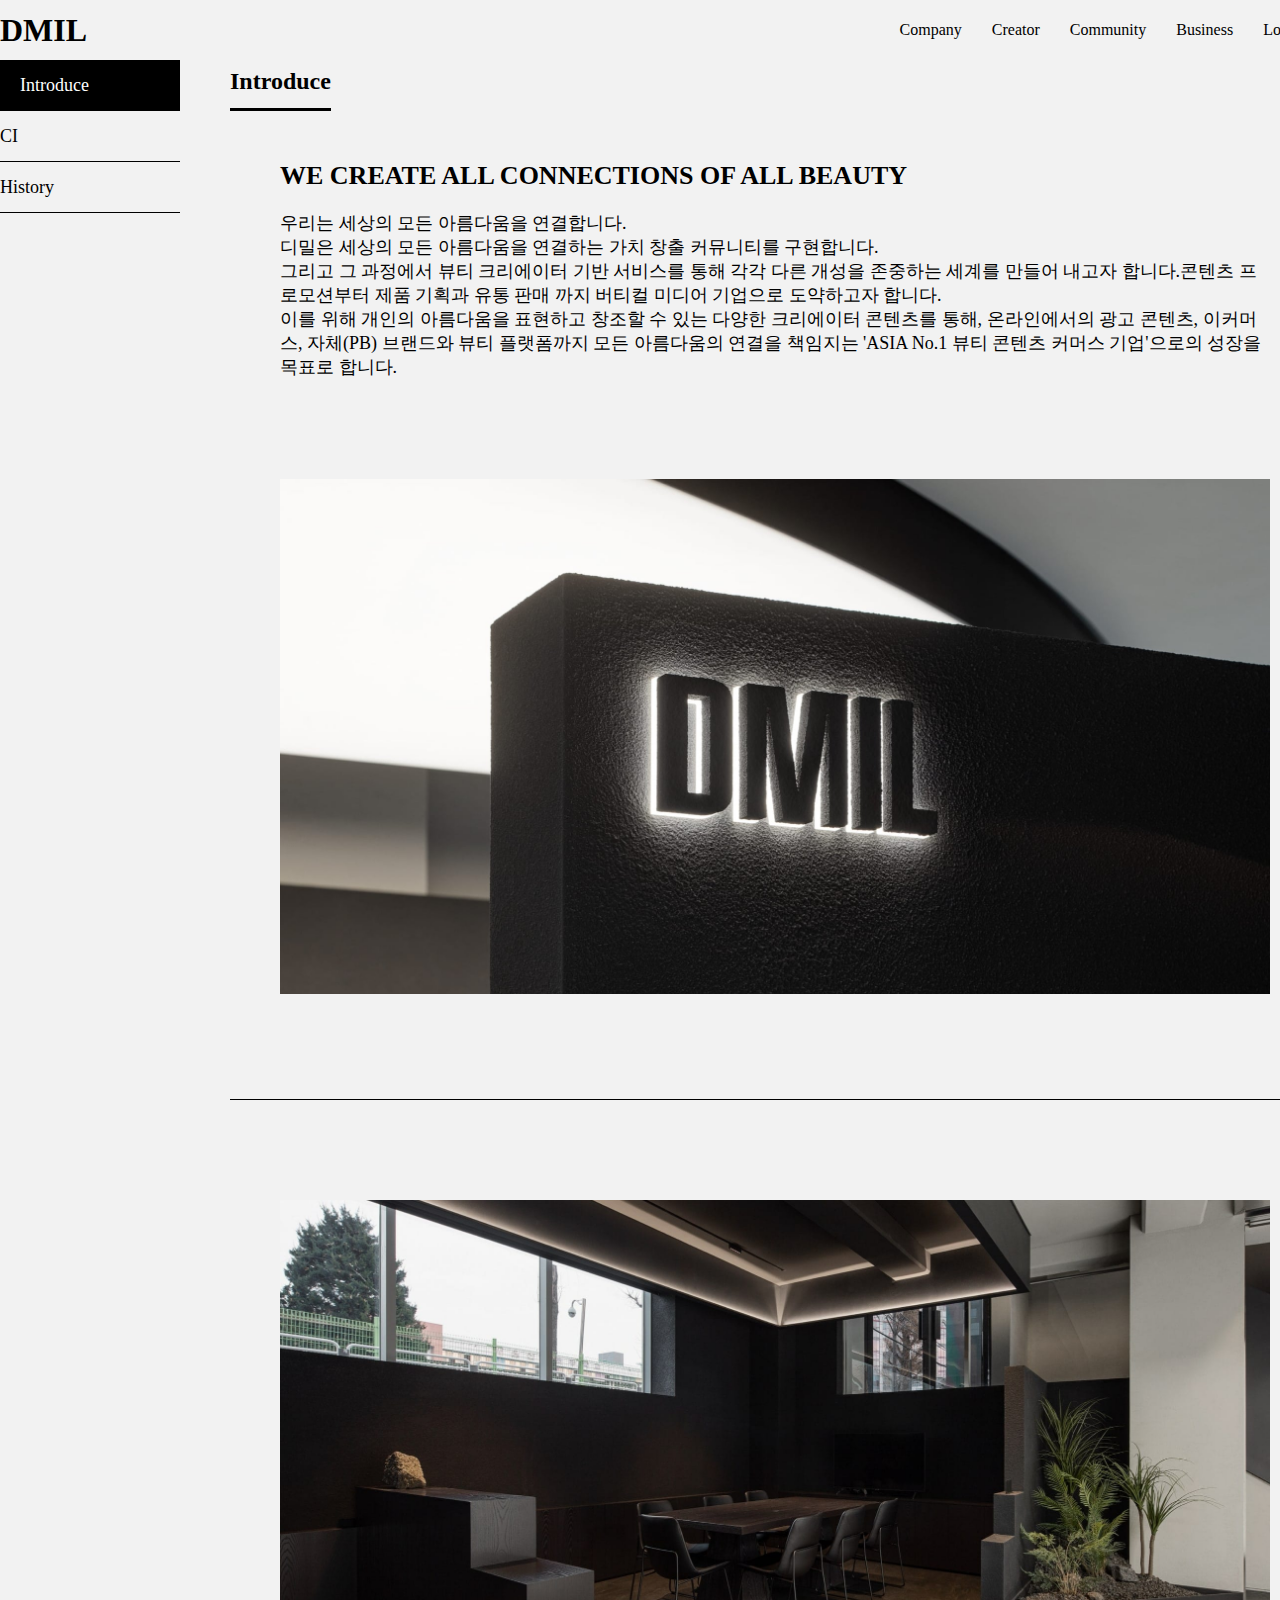
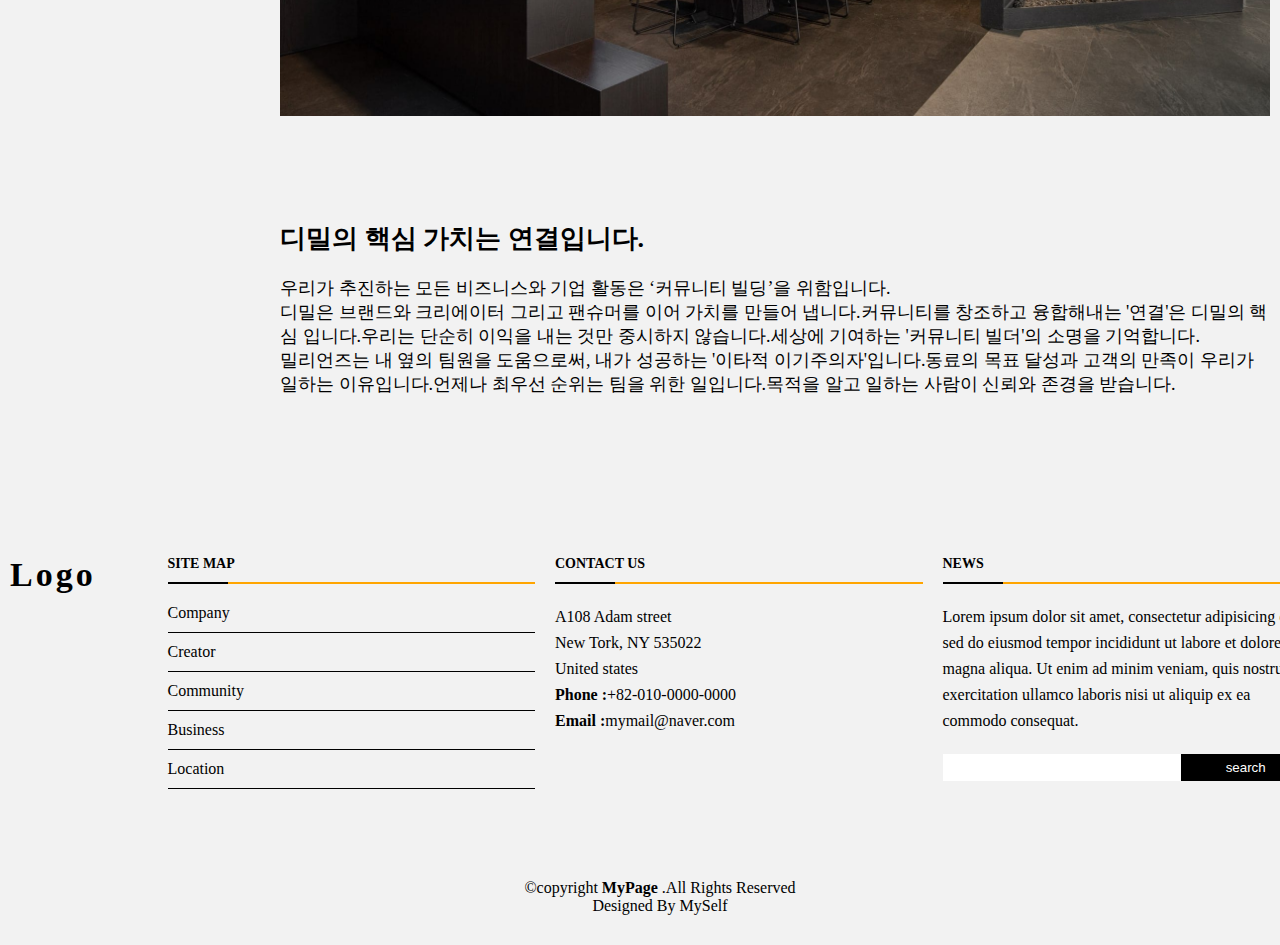
<file: company/introduce.html>
<!DOCTYPE html>
<html lang="ko" dir="ltr">
<head>
  <title>nada</title>
  <meta charset="utf-8">
  <meta name="viewport" content="width=device-width, initial-scale=1, maximum-scale=1, minimum-scale=1, user-scalable=no">
  <link rel="stylesheet" href="../css/style.min.css">
  <script type="text/javascript" src="../js/jquery.min.js"></script>
  <script type="text/javascript" src="../js/common.js"></script>
</head>
  <body class="subpage">
    <div id="wrap">
      <header id="header">
        <!-- 로고 -->
        <h1 id="top-logo">
          <a href="../index.html">DMIL</a>
        </h1>
        <!-- 메인메뉴 -->
        <nav id="top-nav">
          <ul>
            <li>
              <a href="../company/introduce.html">Company</a>
              <ul class="sub-menu">
                <li><a href="../company/introduce.html">Introduce</a></li>
                <li><a href="../company/ci.html">CI</a></li>
                <li><a href="../company/history.html">History</a></li>
              </ul>
            </li>
            <li><a href="../creator/creator.html">Creator</a></li>
            <li>
              <a href="../community/notice.html">Community</a>
              <ul class="sub-menu">
                <li><a href="../community/notice.html">Notice</a></li>
                <li><a href="../community/career.html">Career</a></li>
              </ul>
            </li>
            <li><a href="../business/business.html">Business</a></li>
            <li><a href="../location/location.html">Location</a></li>
          </ul>
        </nav>
      </header>
      <main>
        <!-- 메인배너 -->
        <!-- 컨텐츠 영역 -->
        <div class="container">
          <!-- 왼쪽 메뉴 -->
          <aside id="lnb">
            <ul>
              <li><a href="../company/introduce.html">Introduce</a></li>
              <li><a href="../company/ci.html">CI</a></li>
              <li><a href="../company/history.html">History</a></li>
            </ul>
          </aside>
          <!-- 컨텐츠 본문 영역 -->
          <div class="content">
            <h2 class="sub-title"><span>Introduce</span></h2>
            <div class="inner">
              <div class="box">
                <div class="items">
                  <h3 class="title">WE CREATE ALL CONNECTIONS OF ALL BEAUTY</h3>
                  <p>우리는 세상의 모든 아름다움을 연결합니다.<br>디밀은 세상의 모든 아름다움을 연결하는 가치 창출 커뮤니티를 구현합니다.<br>그리고 그 과정에서 뷰티 크리에이터 기반 서비스를 통해 각각 다른 개성을 존중하는 세계를 만들어 내고자 합니다.콘텐츠 프로모션부터 제품 기획과 유통 판매 까지 버티컬 미디어 기업으로 도약하고자 합니다.<br>이를 위해 개인의 아름다움을 표현하고 창조할 수 있는 다양한 크리에이터 콘텐츠를 통해, 온라인에서의 광고 콘텐츠, 이커머스, 자체(PB) 브랜드와 뷰티 플랫폼까지 모든 아름다움의 연결을 책임지는 'ASIA No.1 뷰티 콘텐츠 커머스 기업'으로의 성장을 목표로 합니다.</p>
                </div>
                <div class="items">
                  <img src="../img/company/info-slider1-p-2000.jpeg" alt="company_img01">
                </div>
              </div>
            </div>
            <div class="inner">
              <div class="box">
                <div class="items">
                  <img src="../img/company/info-slider2-p-2000.jpeg" alt="company_img02">
                </div>
                <div class="items">
                  <h3 class="title">디밀의 핵심 가치는 연결입니다.</h3>
                  <p>우리가 추진하는 모든 비즈니스와 기업 활동은 ‘커뮤니티 빌딩’을 위함입니다.<br>디밀은 브랜드와 크리에이터 그리고 팬슈머를 이어 가치를 만들어 냅니다.커뮤니티를 창조하고 융합해내는 '연결'은 디밀의 핵심 입니다.우리는 단순히 이익을 내는 것만 중시하지 않습니다.세상에 기여하는 '커뮤니티 빌더'의 소명을 기억합니다.<br>밀리언즈는 내 옆의 팀원을 도움으로써, 내가 성공하는 '이타적 이기주의자'입니다.동료의 목표 달성과 고객의 만족이 우리가 일하는 이유입니다.언제나 최우선 순위는 팀을 위한 일입니다.목적을 알고 일하는 사람이 신뢰와 존경을 받습니다.</p>
                </div>
              </div>
            </div>
          </div>
        </div>
      </main>
      <footer id="footer">
        <!-- footer 상단영역 -->
        <div class="footer-top">
          <div class="container">
            <div class="row">
              <div class="column footer-logo">
                <!-- footer logo -->
                <h3>Logo</h3>
              </div>
              <div class="column">
                <!-- site map -->
                <h4>site map</h4>
                <ul>
                  <li><a href="../company/introduce.html">Company</a></li>
                  <li><a href="../creator/creator.html">Creator</a></li>
                  <li><a href="../community/notice.html">Community</a></li>
                  <li><a href="../business/business.html">Business</a></li>
                  <li><a href="../location/location.html">Location</a></li>
                </ul>
              </div>
              <div class="column">
                <!-- contact us -->
                <h4>contact us</h4>
                <p>
                  A108 Adam street<br>
                  New Tork, NY 535022<br>
                  United states<br>
                  <strong>Phone :</strong><a href="tel:+82-10-0000-0000">+82-010-0000-0000</a><br>
                  <strong>Email :</strong><a href="mailto:mymail@naver.com">mymail@naver.com</a>
                </p>
              </div>
              <div class="column news">
                <!-- news -->
                <h4>news</h4>
                <p>Lorem ipsum dolor sit amet, consectetur adipisicing elit, sed do eiusmod tempor incididunt ut labore et dolore magna aliqua. Ut enim ad minim veniam, quis nostrud exercitation ullamco laboris nisi ut aliquip ex ea commodo consequat.</p>
                <form>
                  <input type="text" name="search"><input type="submit" value="search">
                </form>
              </div>
            </div>
          </div>
        </div>
        <!-- footer 하단영역 -->
        <div class="container">
          <div class="coptright">
            &copy;copyright <strong>MyPage</strong> .All Rights Reserved
          </div>
          <div class="credits">
            Designed By <a href="mailto:aaa@naver.com">MySelf</a>
          </div>
        </div>
      </footer>
    </div>
  </body>
</html>
</file>
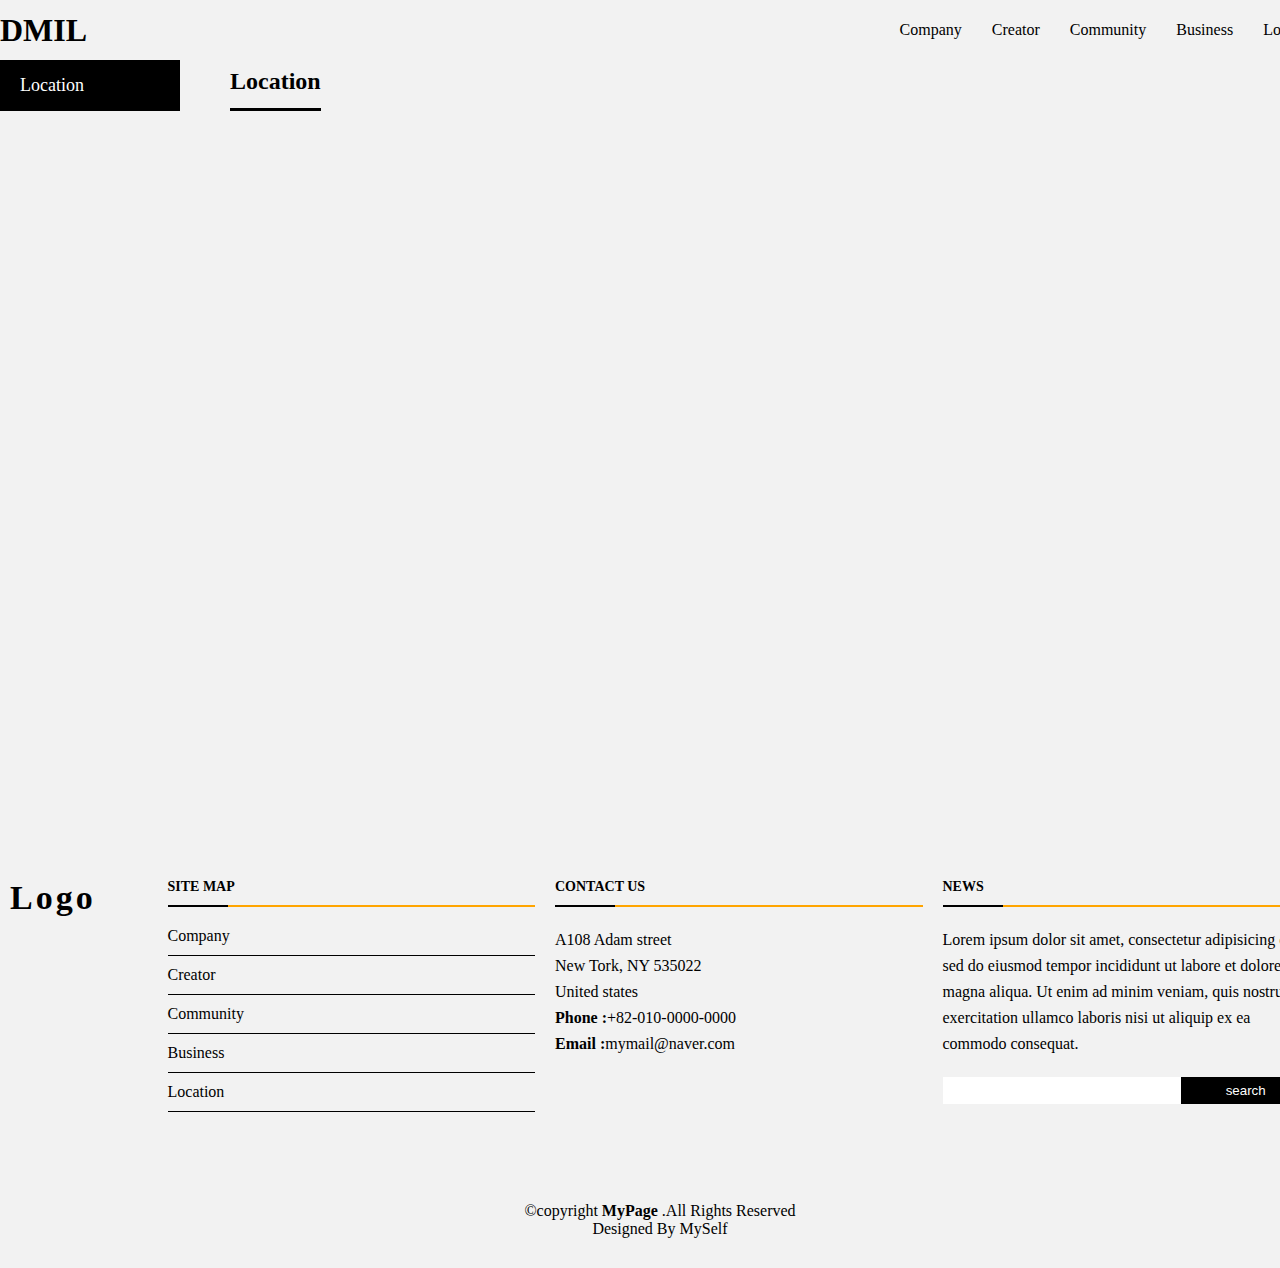
<file: location/location.html>
<!DOCTYPE html>
<html lang="ko" dir="ltr">
<head>
  <title>nada</title>
  <meta charset="utf-8">
  <meta name="viewport" content="width=device-width, initial-scale=1, maximum-scale=1, minimum-scale=1, user-scalable=no">
  <link rel="stylesheet" href="../css/style.min.css">
  <script type="text/javascript" src="../js/jquery.min.js"></script>
  <script type="text/javascript" src="../js/common.js"></script>
</head>
  <body class="subpage">
    <div id="wrap">
      <header id="header">
        <!-- 로고 -->
        <h1 id="top-logo">
          <a href="../index.html">DMIL</a>
        </h1>
        <!-- 메인메뉴 -->
        <nav id="top-nav">
          <ul>
            <li>
              <a href="../company/introduce.html">Company</a>
              <ul class="sub-menu">
                <li><a href="../company/introduce.html">Introduce</a></li>
                <li><a href="../company/ci.html">CI</a></li>
                <li><a href="../company/history.html">History</a></li>
              </ul>
            </li>
            <li><a href="../creator/creator.html">Creator</a></li>
            <li>
              <a href="../community/notice.html">Community</a>
              <ul class="sub-menu">
                <li><a href="../community/notice.html">Notice</a></li>
                <li><a href="../community/career.html">Career</a></li>
              </ul>
            </li>
            <li><a href="../business/business.html">Business</a></li>
            <li><a href="../location/location.html">Location</a></li>
          </ul>
        </nav>
      </header>
      <main>
        <!-- 컨텐츠 영역 -->
        <div class="container">
          <!-- 왼쪽 메뉴 -->
          <aside id="lnb">
            <ul>
              <li><a href="../location/location.html">Location</a></li>
            </ul>
          </aside>
          <!-- 컨텐츠 본문 영역 -->
          <div class="content">
            <h2 class="sub-title"><span>Location</span></h2>
            <div class="inner">
              <div id="map" style="width: 1000px; height: 350px; margin: 50px auto 0;"></div>
            </div>
          </div>
        </div>
      </main>
      <footer id="footer">
        <!-- footer 상단영역 -->
        <div class="footer-top">
          <div class="container">
            <div class="row">
              <div class="column footer-logo">
                <!-- footer logo -->
                <h3>Logo</h3>
              </div>
              <div class="column">
                <!-- site map -->
                <h4>site map</h4>
                <ul>
                  <li><a href="../company/introduce.html">Company</a></li>
                  <li><a href="../creator/creator.html">Creator</a></li>
                  <li><a href="../community/notice.html">Community</a></li>
                  <li><a href="../business/business.html">Business</a></li>
                  <li><a href="../location/location.html">Location</a></li>
                </ul>
              </div>
              <div class="column">
                <!-- contact us -->
                <h4>contact us</h4>
                <p>
                  A108 Adam street<br>
                  New Tork, NY 535022<br>
                  United states<br>
                  <strong>Phone :</strong><a href="tel:+82-10-0000-0000">+82-010-0000-0000</a><br>
                  <strong>Email :</strong><a href="mailto:mymail@naver.com">mymail@naver.com</a>
                </p>
              </div>
              <div class="column news">
                <!-- news -->
                <h4>news</h4>
                <p>Lorem ipsum dolor sit amet, consectetur adipisicing elit, sed do eiusmod tempor incididunt ut labore et dolore magna aliqua. Ut enim ad minim veniam, quis nostrud exercitation ullamco laboris nisi ut aliquip ex ea commodo consequat.</p>
                <form>
                  <input type="text" name="search"><input type="submit" value="search">
                </form>
              </div>
            </div>
          </div>
        </div>
        <!-- footer 하단영역 -->
        <div class="container">
          <div class="coptright">
            &copy;copyright <strong>MyPage</strong> .All Rights Reserved
          </div>
          <div class="credits">
            Designed By <a href="mailto:aaa@naver.com">MySelf</a>
          </div>
        </div>
      </footer>
    </div>
    <script type="text/javascript" src="//dapi.kakao.com/v2/maps/sdk.js?appkey=8aaee2760b155e508e9068878d408f5d"></script>
    <script>
var mapContainer = document.getElementById('map'), // 지도를 표시할 div
    mapOption = {
        center: new kakao.maps.LatLng(35.8659, 128.5936), // 지도의 중심좌표
        level: 3 // 지도의 확대 레벨
    };

var map = new kakao.maps.Map(mapContainer, mapOption); // 지도를 생성합니다

// 마커가 표시될 위치입니다
var markerPosition  = new kakao.maps.LatLng(35.8659, 128.5936);

// 마커를 생성합니다
var marker = new kakao.maps.Marker({
    position: markerPosition
});

// 인포윈도우로 장소에 대한 설명을 표시합니다
        var infowindow = new kakao.maps.InfoWindow({
            content: '<div class="map-info-window">그래나다</div>'
        });
        infowindow.open(map, marker);

// 마커가 지도 위에 표시되도록 설정합니다
marker.setMap(map);

// 아래 코드는 지도 위의 마커를 제거하는 코드입니다
// marker.setMap(null);
</script>
  </body>
</html>
</file>
<file: css/style.min.css>
html,body{height:100%}body{background:#f2f2f2;color:#000}html,body,p,dl,dt,dd,ul,li,h1,h2,h3,h4,h5,h6{margin:0;padding:0}li{list-style:none}a{text-decoration:none;color:#000;transition:.5s}a:hover{color:#000}.gbtn{display:inline-block;box-sizing:border-box;padding:0 20px;height:50px;line-height:50px;text-align:center;background:#000;color:white;border:1px solid #000}.gbtn:hover{color:#000;background:#fff}.box{display:flex}.box .items{box-sizing:border-box;padding:50px;flex:100%;flex-shrink:0;font-size:18px}.box .items .title{font-size:26px;margin-bottom:20px}.box .items img{width:100%}.box.items_2 .items{flex:50%}table{width:100%;table-layout:fixed;border-collapse:collapse;border:0}table+.gbtn{margin-top:20px}table+.gbtn.right{float:right}table th{padding:20px 15px;text-align:left;font-weight:500;font-size:16px;color:white;text-transform:uppercase}table td{padding:15px;text-align:left;vertical-align:middle;font-weight:300;font-size:16px;color:#000;border-bottom:1px solid #000}.accordion dl{margin:50px auto;width:1090px}.accordion dl dt{font-size:18px;text-indent:3em;color:white;line-height:35px;height:35px;background:#000}.accordion dl dd{height:300px;background:#f2f2f2}.accordion dl dd p{text-indent:1em;padding:20px}.map-info-window{width:150px;text-align:center;padding:6px 0;background-color:pink;border:1px solid lime}#wrap{width:1320px;margin:0 auto}#wrap #header{position:relative;height:60px}#wrap #header #top-logo{float:left}#wrap #header #top-logo a{height:60px;line-height:60px}#wrap #header #top-nav{position:relative;height:60px;float:right}#wrap #header #top-nav ul{float:left}#wrap #header #top-nav ul li{position:relative;float:left;margin-left:30px}#wrap #header #top-nav ul li:first-child{margin-left:0}#wrap #header #top-nav ul li a{display:inline-block;width:100%;height:100%;line-height:60px}#wrap #header #top-nav ul li:hover .sub-menu{visibility:visible;top:100%;opacity:1}#wrap #header #top-nav ul li .sub-menu{position:absolute;border:1px solid #000;visibility:hidden;top:calc( 100% - 3px);opacity:0;transition:.3s;z-index:500}#wrap #header #top-nav ul li .sub-menu li{width:100%;margin:0;background:white;box-sizing:border-box;padding:0 10px;min-width:150px;transition:.3s}#wrap #header #top-nav ul li .sub-menu li:hover{background:#fff}#wrap #header #top-nav ul li .sub-menu li:hover a{color:white}#wrap #header #top-nav ul li .sub-menu li a{height:40px;line-height:40px}#wrap main{min-height:calc( 100vh - (60px + 80px + 51px))}#wrap #footer{margin-top:50px;color:#000}#wrap #footer>.container{padding:30px 0;text-align:center}#wrap #footer .container .row{display:flex;justify-content:center;flex-wrap:wrap}#wrap #footer .container .row .column{flex:25%;padding:0 10px;margin-bottom:30px;box-sizing:border-box}#wrap #footer .container .row .column.footer-logo{flex:100px}#wrap #footer .container .row .column.footer-logo h3{font-size:34px;padding:2px 0 2px 0px;line-height:1;font-weight:700;letter-spacing:3px}#wrap #footer .container .row .column.news p{margin-bottom:20px}#wrap #footer .container .row .column.news input[type=text]{border:0;padding:6px 8px;width:65%;box-sizing:border-box}#wrap #footer .container .row .column.news input[type=submit]{border:0;padding:6px 0;width:35%;background:#000;color:white;cursor:pointer}#wrap #footer .container .row .column h4{position:relative;font-size:14px;font-weight:700;text-transform:uppercase;padding-bottom:12px;margin-bottom:20px}#wrap #footer .container .row .column h4:before,#wrap #footer .container .row .column h4:after{content:'';position:absolute;left:0;bottom:0;height:2px}#wrap #footer .container .row .column h4:before{width:100%;background:orange}#wrap #footer .container .row .column h4:after{width:60px;background:#000}#wrap #footer .container .row .column ul li{border-bottom:1px solid #000;padding:10px 0}#wrap #footer .container .row .column ul li:nth-child(1){padding-top:0}#wrap #footer .container .row .column p{line-height:26px}#wrap #footer .footer-top{padding:60px 0 30px}.mainbanner{height:550px;background-image:url("../img/main_banner.jpg");background-repeat:no-repeat;background-size:cover}.inner:nth-child(1){margin-top:50px}.inner .box.items_2 .items p+a{margin-top:50px}body.subpage main .container{display:flex}body.subpage main .container #lnb{flex:230px;flex-shrink:0;flex-grow:0;box-sizing:border-box;padding-right:50px}body.subpage main .container #lnb ul li{border-bottom:1px solid #000}body.subpage main .container #lnb ul li a{display:inline-block;width:100%;height:100%;line-height:50px;font-size:18px;box-sizing:border-box;transition:.5s}body.subpage main .container #lnb ul li a:hover{padding-left:20px}body.subpage main .container #lnb ul li a.on{color:white;background:#000;padding-left:20px}body.subpage main .container .sub-title+.inner .tbl-header{background-color:#000;margin-top:50px}body.subpage main .container .sub-title span{position:relative;display:inline-block;padding-bottom:8px;line-height:43px}body.subpage main .container .sub-title span:after{content:'';position:absolute;width:100%;height:3px;bottom:0;left:0;background:#000}body.subpage main .container .inner+.inner{margin-top:50px;padding-top:50px;border-top:1px solid #000}body.subpage main .container .inner .box{flex-wrap:wrap}
</file>
